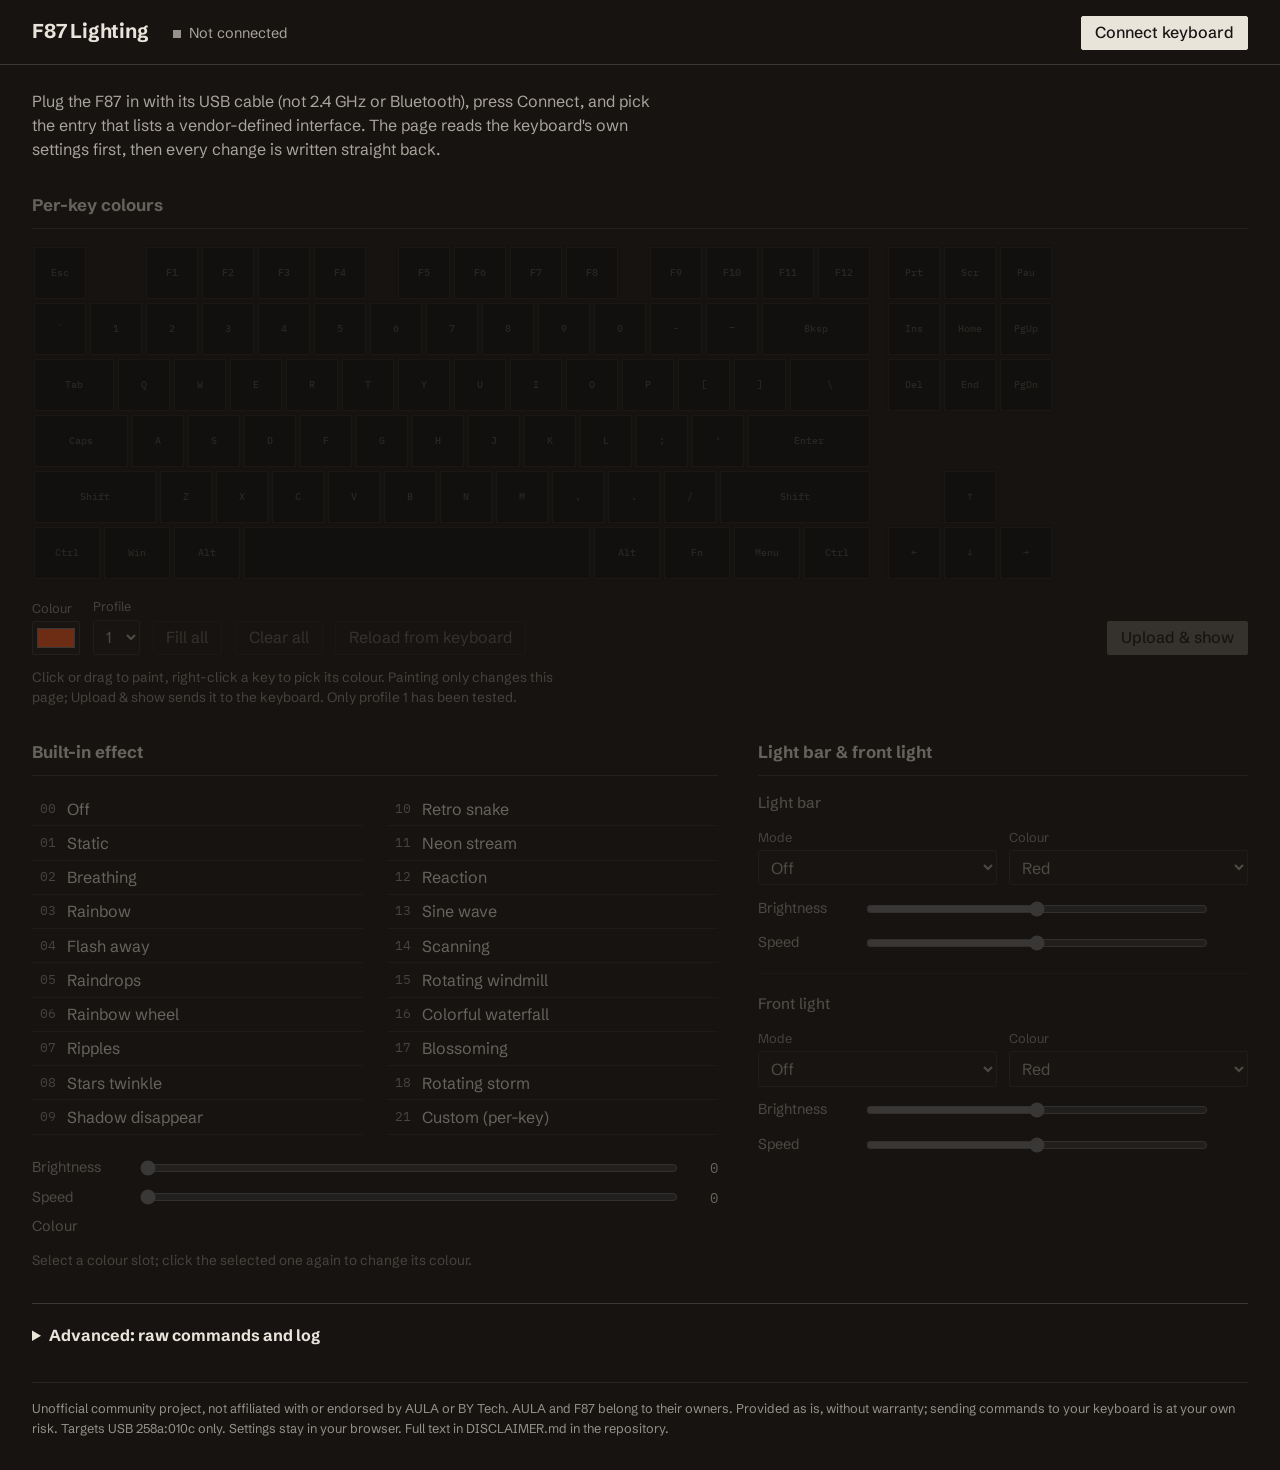
<file: index.html>
<!doctype html>
<html lang="en">
<head>
<meta charset="utf-8">
<meta name="viewport" content="width=device-width, initial-scale=1">
<meta name="color-scheme" content="dark">
<title>F87 Lighting</title>
<meta name="description" content="Control the lighting of an AULA F87 keyboard from the browser over WebHID.">
<link rel="preconnect" href="https://fonts.googleapis.com">
<link rel="preconnect" href="https://fonts.gstatic.com" crossorigin>
<link rel="stylesheet" href="https://fonts.googleapis.com/css2?family=IBM+Plex+Mono:wght@400;500&family=Schibsted+Grotesk:wght@400;500;700&display=swap">
<link rel="stylesheet" href="style.css">
<link rel="icon" href="data:image/svg+xml,%3Csvg xmlns='http://www.w3.org/2000/svg' viewBox='0 0 16 16'%3E%3Crect x='1' y='3' width='14' height='10' fill='%23ddd6c8'/%3E%3Crect x='3' y='5' width='3' height='3' fill='%23201e1b'/%3E%3Crect x='7' y='5' width='3' height='3' fill='%23201e1b'/%3E%3Crect x='4' y='9' width='8' height='2' fill='%23201e1b'/%3E%3C/svg%3E">
</head>
<body>

<header class="bar">
  <h1>F87 Lighting</h1>
  <p id="status" class="status" data-state="off" role="status" aria-live="polite">Not connected</p>
  <button id="connect" type="button" class="primary">Connect keyboard</button>
</header>

<p id="unsupported" class="notice" hidden>
  This browser has no WebHID, so it can't talk to the keyboard. Open this page in Chrome, Edge or Chromium
  on a desktop.
</p>

<main>
  <section id="intro" class="intro">
    <p>Plug the F87 in with its USB cable (not 2.4&nbsp;GHz or Bluetooth), press Connect, and pick the
    entry that lists a vendor-defined interface. The page reads the keyboard's own settings first, then every
    change is written straight back.</p>
  </section>

  <fieldset id="keys-section" class="stage" disabled>
    <legend>Per-key colours</legend>
    <div id="board" class="board" aria-label="Keyboard"></div>
    <div class="tools">
      <label class="field">Colour
        <input id="paint" type="color" value="#ff5a1f">
      </label>
      <label class="field">Profile
        <select id="profile">
          <option value="0">1</option><option value="1">2</option><option value="2">3</option>
          <option value="3">4</option><option value="4">5</option>
        </select>
      </label>
      <button id="fill" type="button">Fill all</button>
      <button id="clear" type="button">Clear all</button>
      <button id="reload" type="button">Reload from keyboard</button>
      <button id="upload" type="button" class="primary">Upload &amp; show</button>
    </div>
    <p class="hint">Click or drag to paint, right-click a key to pick its colour. Painting only changes this page;
    Upload &amp; show sends it to the keyboard. Only profile 1 has been tested.</p>
  </fieldset>

  <div class="cols">
    <fieldset id="effect-section" disabled>
      <legend>Built-in effect</legend>
      <ol id="effects" class="effects"></ol>

      <div class="param" id="p-brightness">
        <label for="brightness">Brightness</label>
        <input id="brightness" type="range" min="0" max="4" step="1" value="0">
        <output for="brightness">0</output>
      </div>
      <div class="param" id="p-speed">
        <label for="speed">Speed</label>
        <input id="speed" type="range" min="0" max="4" step="1" value="0">
        <output for="speed">0</output>
      </div>
      <div class="param" id="p-colour">
        <span class="lbl" id="colour-lbl">Colour</span>
        <div id="swatches" class="swatches" role="radiogroup" aria-labelledby="colour-lbl"></div>
        <input id="slot-picker" type="color" tabindex="-1" aria-hidden="true">
      </div>
      <p class="hint" id="colour-hint">Select a colour slot; click the selected one again to change its colour.</p>
    </fieldset>

    <fieldset id="zone-section" disabled>
      <legend>Light bar &amp; front light</legend>
      <div id="zones"></div>
    </fieldset>
  </div>

  <details class="advanced">
    <summary>Advanced: raw commands and log</summary>
    <fieldset id="raw-section" disabled>
      <p class="hint">Raw writes go straight to the keyboard. A wrong config or palette write can reset your settings.</p>
      <form id="raw-read" class="raw">
        <label class="field">Command <input name="cmd" value="04" size="4" spellcheck="false"></label>
        <label class="field">Arg <input name="arg" value="0" size="3" spellcheck="false"></label>
        <label class="field">Bytes <input name="size" value="128" size="5" inputmode="numeric"></label>
        <button type="submit">Raw read</button>
      </form>
      <form id="raw-write" class="raw">
        <label class="field">Command <input name="cmd" value="04" size="4" spellcheck="false"></label>
        <label class="field">Arg <input name="arg" value="0" size="3" spellcheck="false"></label>
        <label class="field grow">Payload (hex) <input name="data" spellcheck="false" placeholder="5a a5 …"></label>
        <button type="submit">Raw write</button>
      </form>
      <button id="dump" type="button">Dump config + palette</button>
    </fieldset>
    <div class="logbar"><span>Log</span><button id="clear-log" type="button" class="quiet">Clear log</button></div>
    <pre id="log" class="log" tabindex="0" aria-label="Log"></pre>
  </details>
</main>

<footer>
  <p>Unofficial community project, not affiliated with or endorsed by AULA or BY Tech. AULA and F87 belong to their owners.
  Provided as is, without warranty; sending commands to your keyboard is at your own risk. Targets USB 258a:010c only.
  Settings stay in your browser. Full text in DISCLAIMER.md in the repository.</p>
</footer>

<script type="module" src="js/app.js"></script>
</body>
</html>
</file>
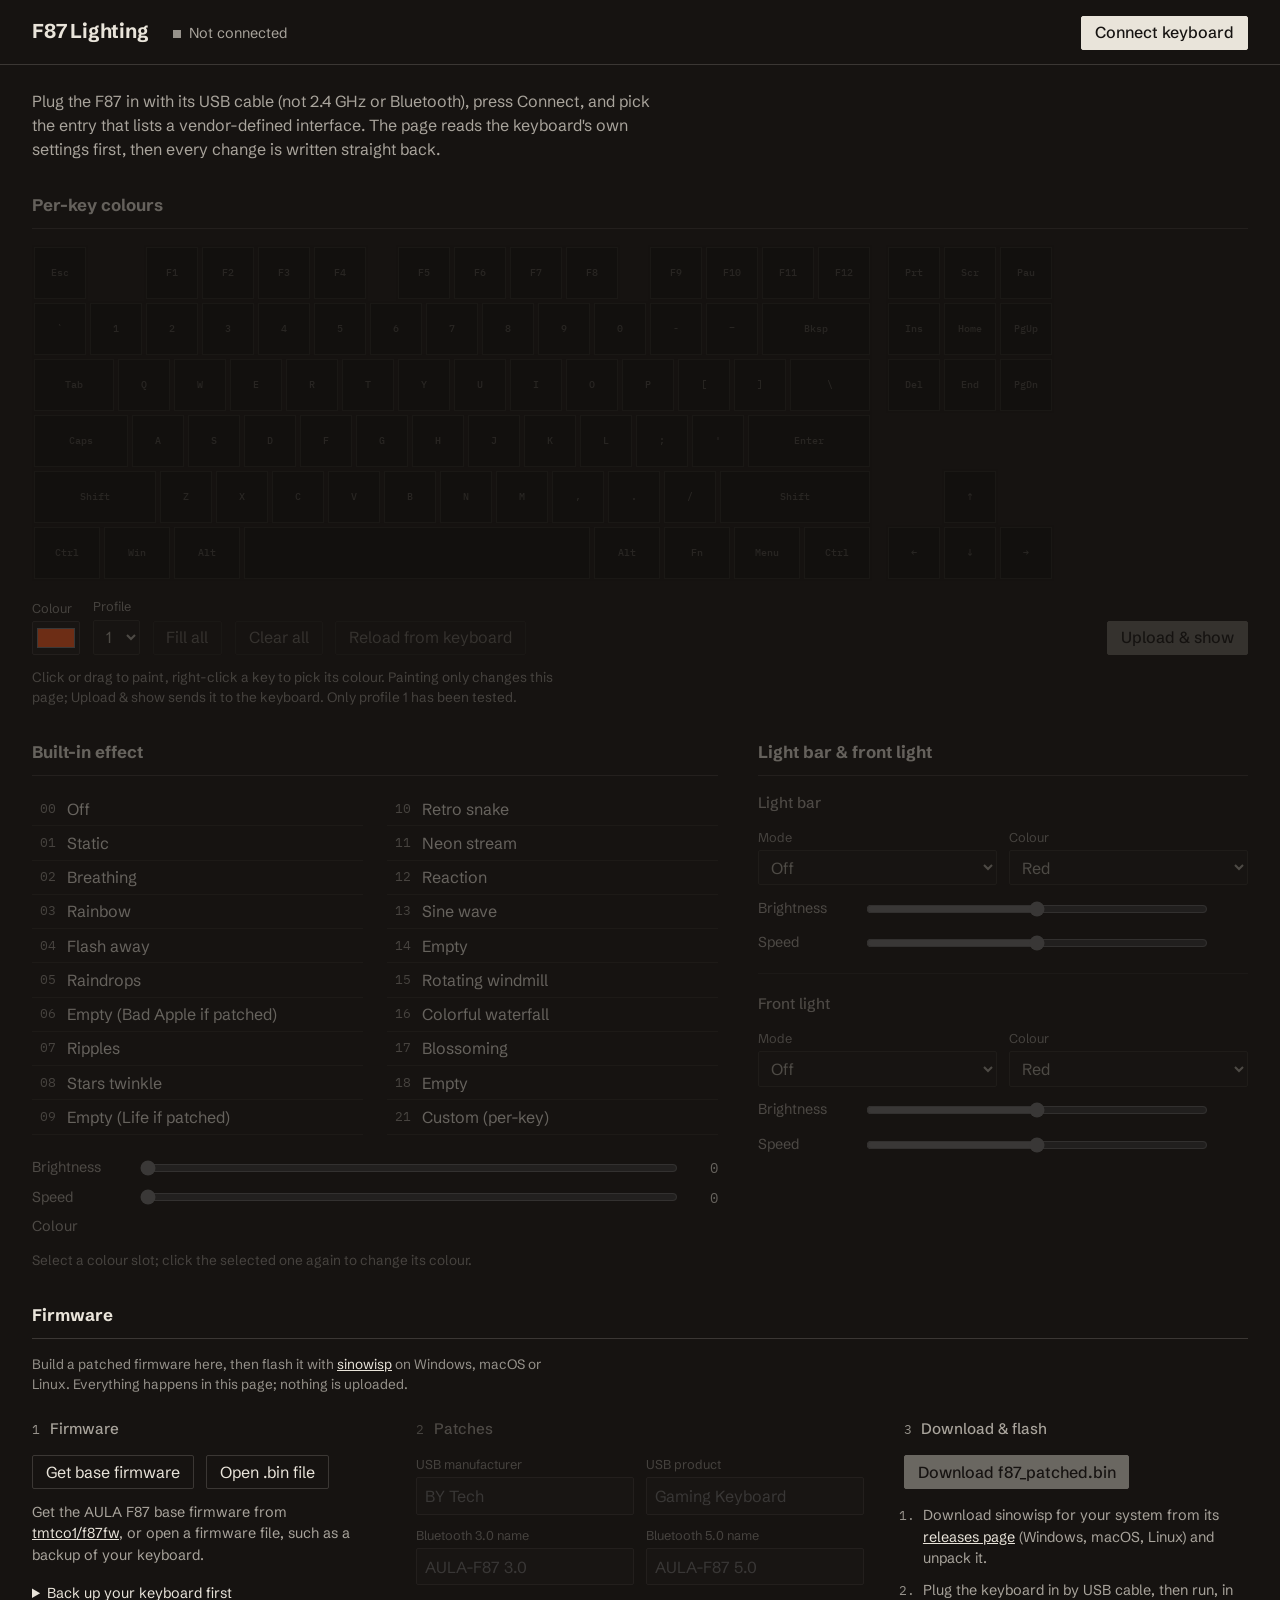
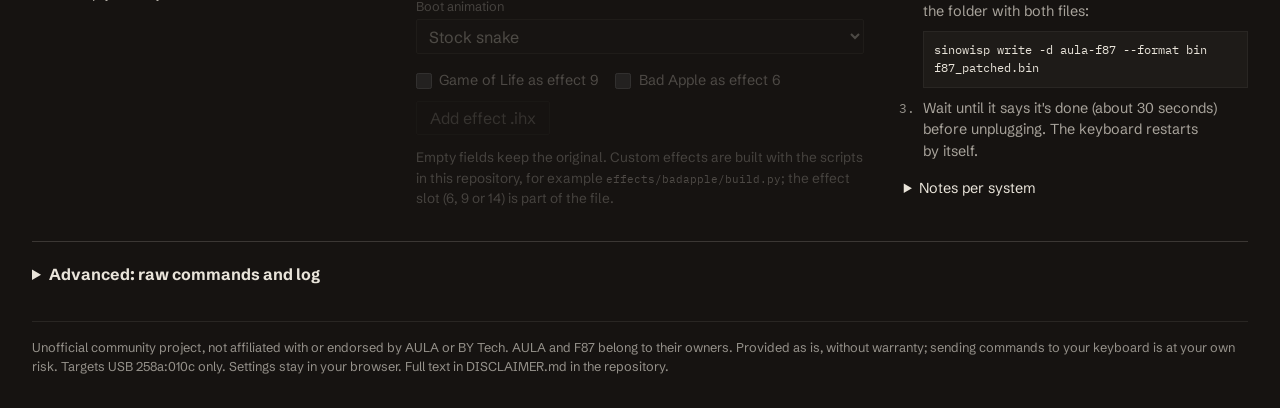
<file: web/index.html>
<!doctype html>
<html lang="en">
<head>
<meta charset="utf-8">
<meta name="viewport" content="width=device-width, initial-scale=1">
<meta name="color-scheme" content="dark">
<title>F87 Lighting</title>
<meta name="description" content="Control the lighting of an AULA F87 keyboard from the browser over WebHID.">
<link rel="preconnect" href="https://fonts.googleapis.com">
<link rel="preconnect" href="https://fonts.gstatic.com" crossorigin>
<link rel="stylesheet" href="https://fonts.googleapis.com/css2?family=IBM+Plex+Mono:wght@400;500&family=Schibsted+Grotesk:wght@400;500;700&display=swap">
<link rel="stylesheet" href="style.css">
<link rel="icon" href="data:image/svg+xml,%3Csvg xmlns='http://www.w3.org/2000/svg' viewBox='0 0 16 16'%3E%3Crect x='1' y='3' width='14' height='10' fill='%23ddd6c8'/%3E%3Crect x='3' y='5' width='3' height='3' fill='%23201e1b'/%3E%3Crect x='7' y='5' width='3' height='3' fill='%23201e1b'/%3E%3Crect x='4' y='9' width='8' height='2' fill='%23201e1b'/%3E%3C/svg%3E">
</head>
<body>

<header class="bar">
  <h1>F87 Lighting</h1>
  <p id="status" class="status" data-state="off" role="status" aria-live="polite">Not connected</p>
  <button id="connect" type="button" class="primary">Connect keyboard</button>
</header>

<p id="unsupported" class="notice" hidden>
  This browser has no WebHID, so it can't talk to the keyboard. Open this page in Chrome, Edge or Chromium
  on a desktop.
</p>

<main>
  <section id="intro" class="intro">
    <p>Plug the F87 in with its USB cable (not 2.4&nbsp;GHz or Bluetooth), press Connect, and pick the
    entry that lists a vendor-defined interface. The page reads the keyboard's own settings first, then every
    change is written straight back.</p>
  </section>

  <fieldset id="keys-section" class="stage" disabled>
    <legend>Per-key colours</legend>
    <div id="board" class="board" aria-label="Keyboard"></div>
    <div class="tools">
      <label class="field">Colour
        <input id="paint" type="color" value="#ff5a1f">
      </label>
      <label class="field">Profile
        <select id="profile">
          <option value="0">1</option><option value="1">2</option><option value="2">3</option>
          <option value="3">4</option><option value="4">5</option>
        </select>
      </label>
      <button id="fill" type="button">Fill all</button>
      <button id="clear" type="button">Clear all</button>
      <button id="reload" type="button">Reload from keyboard</button>
      <button id="upload" type="button" class="primary">Upload &amp; show</button>
    </div>
    <p class="hint">Click or drag to paint, right-click a key to pick its colour. Painting only changes this page;
    Upload &amp; show sends it to the keyboard. Only profile 1 has been tested.</p>
  </fieldset>

  <div class="cols">
    <fieldset id="effect-section" disabled>
      <legend>Built-in effect</legend>
      <ol id="effects" class="effects"></ol>

      <div class="param" id="p-brightness">
        <label for="brightness">Brightness</label>
        <input id="brightness" type="range" min="0" max="4" step="1" value="0">
        <output for="brightness">0</output>
      </div>
      <div class="param" id="p-speed">
        <label for="speed">Speed</label>
        <input id="speed" type="range" min="0" max="4" step="1" value="0">
        <output for="speed">0</output>
      </div>
      <div class="param" id="p-colour">
        <span class="lbl" id="colour-lbl">Colour</span>
        <div id="swatches" class="swatches" role="radiogroup" aria-labelledby="colour-lbl"></div>
        <input id="slot-picker" type="color" tabindex="-1" aria-hidden="true">
      </div>
      <p class="hint" id="colour-hint">Select a colour slot; click the selected one again to change its colour.</p>
    </fieldset>

    <fieldset id="zone-section" disabled>
      <legend>Light bar &amp; front light</legend>
      <div id="zones"></div>
    </fieldset>
  </div>

  <section id="fw-section" class="fw" aria-labelledby="fw-title">
    <h2 id="fw-title" class="fw-title">Firmware</h2>
    <p class="hint fw-lead">Build a patched firmware here, then flash it with <a href="https://github.com/karstx/sinowisp">sinowisp</a>
    on Windows, macOS or Linux. Everything happens in this page; nothing is uploaded.</p>

    <div class="fw-steps">
      <section class="fw-step">
        <h3><span class="n">1</span>Firmware</h3>
        <div class="tools">
          <button id="fw-get" type="button">Get base firmware</button>
          <label class="filebtn">Open .bin file<input id="fw-open" type="file" accept=".bin,application/octet-stream"></label>
        </div>
        <p id="fw-id" class="fw-id">Get the AULA F87 base firmware from
        <a href="https://github.com/tmtco1/f87fw">tmtco1/f87fw</a>, or open a firmware file, such as a backup of your keyboard.</p>
        <details class="fw-help">
          <summary>Back up your keyboard first</summary>
          <p>Read your keyboard's current firmware once and keep the file. Flashing it back restores everything,
          including your settings and key assignments:</p>
          <pre>sinowisp read -d aula-f87 --format bin f87_backup.bin</pre>
          <p>You can also open the backup here and patch it: your settings and key assignments are kept.</p>
        </details>
      </section>

      <fieldset id="fw-options" class="fw-step" disabled>
        <legend class="sr">Patches</legend>
        <h3 aria-hidden="true"><span class="n">2</span>Patches</h3>
        <div class="fw-grid">
          <label class="field">USB manufacturer <input id="fw-manufacturer" placeholder="BY Tech" maxlength="60" spellcheck="false"></label>
          <label class="field">USB product <input id="fw-product" placeholder="Gaming Keyboard" maxlength="60" spellcheck="false"></label>
          <label class="field">Bluetooth 3.0 name <input id="fw-bt3" placeholder="AULA-F87 3.0" maxlength="13" spellcheck="false"></label>
          <label class="field">Bluetooth 5.0 name <input id="fw-bt5" placeholder="AULA-F87 5.0" maxlength="13" spellcheck="false"></label>
          <label class="field wide">Boot animation
            <select id="fw-boot"><option value="">Stock snake</option><option value="off">Off</option></select>
          </label>
        </div>
        <div class="fw-fx">
          <label class="check"><input id="fw-life" type="checkbox"> Game of Life as effect 9</label>
          <label id="fw-badapple-row" class="check" hidden><input id="fw-badapple" type="checkbox"> Bad Apple as effect 6</label>
          <label class="filebtn">Add effect .ihx<input id="fw-fx" type="file" accept=".ihx,.hex" multiple></label>
          <ul id="fw-fx-list" class="fw-fx-list"></ul>
        </div>
        <p class="hint">Empty fields keep the original. Custom effects are built with the scripts in this repository, for
        example <code>effects/badapple/build.py</code>; the effect slot (6, 9 or 14) is part of the file.</p>
      </fieldset>

      <section class="fw-step">
        <h3><span class="n">3</span>Download &amp; flash</h3>
        <p id="fw-summary" class="fw-summary"></p>
        <div class="tools">
          <button id="fw-download" type="button" class="primary" disabled>Download f87_patched.bin</button>
        </div>
        <p id="fw-status" class="fw-status" role="status" aria-live="polite"></p>
        <ol class="fw-flash">
          <li>Download sinowisp for your system from its
          <a href="https://github.com/karstx/sinowisp/releases/latest">releases page</a> (Windows, macOS, Linux) and unpack it.</li>
          <li>Plug the keyboard in by USB cable, then run, in the folder with both files:
            <pre id="fw-cmd">sinowisp write -d aula-f87 --format bin f87_patched.bin</pre>
          </li>
          <li>Wait until it says it's done (about 30 seconds) before unplugging. The keyboard restarts by itself.</li>
        </ol>
        <details class="fw-help">
          <summary>Notes per system</summary>
          <p><b>Windows:</b> run <code>sinowisp.exe write …</code> in a terminal opened in that folder.</p>
          <p><b>macOS:</b> run <code>./sinowisp write …</code>. If macOS blocks the download, allow it under
          System Settings → Privacy &amp; Security.</p>
          <p><b>Linux:</b> run <code>./sinowisp write …</code>. Without root it needs access to both USB IDs, e.g. this udev rule:</p>
          <pre>SUBSYSTEMS=="usb|hidraw", ATTRS{idVendor}=="258a", MODE="0666", TAG+="uaccess"
SUBSYSTEMS=="usb", ATTRS{idVendor}=="0603", ATTRS{idProduct}=="1020", MODE="0666", TAG+="uaccess"</pre>
          <p><b>If flashing stops halfway:</b> the keyboard stays in its bootloader. Run the same command again, or flash
          your backup.</p>
        </details>
      </section>
    </div>
  </section>

  <details class="advanced">
    <summary>Advanced: raw commands and log</summary>
    <fieldset id="raw-section" disabled>
      <p class="hint">Raw writes go straight to the keyboard. A wrong config or palette write can reset your settings.</p>
      <form id="raw-read" class="raw">
        <label class="field">Command <input name="cmd" value="04" size="4" spellcheck="false"></label>
        <label class="field">Arg <input name="arg" value="0" size="3" spellcheck="false"></label>
        <label class="field">Bytes <input name="size" value="128" size="5" inputmode="numeric"></label>
        <button type="submit">Raw read</button>
      </form>
      <form id="raw-write" class="raw">
        <label class="field">Command <input name="cmd" value="04" size="4" spellcheck="false"></label>
        <label class="field">Arg <input name="arg" value="0" size="3" spellcheck="false"></label>
        <label class="field grow">Payload (hex) <input name="data" spellcheck="false" placeholder="5a a5 …"></label>
        <button type="submit">Raw write</button>
      </form>
      <button id="dump" type="button">Dump config + palette</button>
      <button id="factory-reset" type="button">Factory reset lighting</button>
      <p class="hint">Factory reset restores the lighting the keyboard shipped with: effects, colours, all 5
      per-key profiles, light bar and front light. Key assignments and macros are not changed; hold Fn+Esc for
      3 seconds on the keyboard to reset those too.</p>
    </fieldset>
    <div class="logbar"><span>Log</span><button id="clear-log" type="button" class="quiet">Clear log</button></div>
    <pre id="log" class="log" tabindex="0" aria-label="Log"></pre>
  </details>
</main>

<footer>
  <p>Unofficial community project, not affiliated with or endorsed by AULA or BY Tech. AULA and F87 belong to their owners.
  Provided as is, without warranty; sending commands to your keyboard is at your own risk. Targets USB 258a:010c only.
  Settings stay in your browser. Full text in DISCLAIMER.md in the repository.</p>
</footer>

<script type="module" src="js/app.js"></script>
</body>
</html>
</file>
<file: style.css>
:root {
  --bg: oklch(0.19 0.006 70);
  --bg-2: oklch(0.225 0.007 70);
  --line: oklch(0.34 0.008 70);
  --line-soft: oklch(0.27 0.007 70);
  --ink: oklch(0.92 0.014 80);
  --ink-2: oklch(0.72 0.012 80);
  --ink-3: oklch(0.66 0.011 80);
  --ok: oklch(0.78 0.12 150);
  --bad: oklch(0.72 0.15 35);
  --busy: oklch(0.82 0.1 85);
  --sans: "Schibsted Grotesk", system-ui, sans-serif;
  --mono: "IBM Plex Mono", ui-monospace, monospace;
  --u: min(3.5rem, calc((100vw - 2rem) / 18.9));
  color-scheme: dark;
}
* { box-sizing: border-box; }
html { background: var(--bg); }
body {
  margin: 0;
  background: var(--bg);
  color: var(--ink);
  font: 400 1rem/1.5 var(--sans);
  -webkit-font-smoothing: antialiased;
  scrollbar-color: var(--line) var(--bg);
}
::selection { background: var(--ink); color: var(--bg); }
:focus-visible { outline: 2px solid var(--ink); outline-offset: 2px; }
[hidden] { display: none !important; }

/* top bar */
.bar {
  display: flex; align-items: baseline; gap: 1.5rem;
  padding: 1rem max(1rem, calc((100% - 78rem) / 2 + 1rem)) 0.9rem; border-bottom: 1px solid var(--line);
}
.bar h1 { margin: 0; font-size: 1.25rem; font-weight: 700; letter-spacing: -0.01em; }
.status { margin: 0 auto 0 0; color: var(--ink-2); font-size: 0.9rem; display: flex; align-items: center; gap: 0.5rem; min-width: 0; }
.status::before { content: ""; flex: none; width: 0.55rem; height: 0.55rem; background: var(--ink-3); }
.status[data-state="ok"]::before { background: var(--ok); }
.status[data-state="busy"]::before { background: var(--busy); }
.status[data-state="error"]::before { background: var(--bad); }
.status[data-state="error"] { color: var(--ink); }

main, footer { max-width: 78rem; margin: 0 auto; padding: 0 1rem; }
main { padding-top: 1.5rem; padding-bottom: 2rem; display: grid; gap: 2rem; }
.notice { max-width: 76rem; width: calc(100% - 2rem); margin: 1rem auto 0; padding: 0.75rem 1rem; border: 1px solid var(--bad); color: var(--ink); }
.intro p { margin: 0; max-width: 62ch; color: var(--ink-2); text-wrap: pretty; }

/* controls */
button, select, input[type="text"], input:not([type]), input[type="number"] {
  font: inherit; color: var(--ink);
}
button {
  background: transparent; border: 1px solid var(--line); border-radius: 2px;
  padding: 0.4rem 0.8rem; cursor: pointer; line-height: 1.2;
}
button:hover:not(:disabled) { border-color: var(--ink-2); background: var(--bg-2); }
button:active:not(:disabled) { background: var(--line-soft); }
button.primary { background: var(--ink); color: var(--bg); border-color: var(--ink); font-weight: 500; }
button.primary:hover:not(:disabled) { background: oklch(0.99 0.01 80); border-color: oklch(0.99 0.01 80); }
button.quiet { border-color: transparent; color: var(--ink-3); }
button:disabled { opacity: 0.4; cursor: not-allowed; }
select, form input, .field input:not([type="color"]) {
  background: var(--bg-2); border: 1px solid var(--line); border-radius: 2px; padding: 0.35rem 0.5rem;
}
input[type="color"] {
  width: 3rem; height: 2.1rem; padding: 2px; background: var(--bg-2); border: 1px solid var(--line); border-radius: 2px; cursor: pointer;
}
input[type="range"] { accent-color: var(--ink); width: 100%; }
fieldset { margin: 0; padding: 0; border: 0; min-width: 0; }
fieldset:disabled { opacity: 0.38; }
fieldset:disabled * { cursor: not-allowed; }
legend {
  float: left; width: 100%; padding: 0 0 0.6rem; margin: 0 0 1rem;
  border-bottom: 1px solid var(--line); font-weight: 700; font-size: 1.05rem;
}
legend + * { clear: both; }
.field { display: inline-flex; flex-direction: column; gap: 0.2rem; font-size: 0.8rem; color: var(--ink-3); }
.field select, .field input { font-size: 1rem; color: var(--ink); }
.field.grow { flex: 1; min-width: 12rem; }
.hint { color: var(--ink-3); font-size: 0.85rem; max-width: 66ch; margin: 0.8rem 0 0; text-wrap: pretty; }

/* keyboard */
.board { user-select: none; touch-action: none; overflow: hidden; }
.row { display: flex; }
.gap { flex: none; width: calc(var(--w) * var(--u)); }
.key {
  flex: none; width: calc(var(--w) * var(--u)); height: var(--u);
  padding: 0; border: 2px solid var(--bg); border-radius: 0; background-clip: padding-box;
  background-color: var(--k, #000); box-shadow: inset 0 0 0 1px var(--line);
  font: 500 0.62rem/1 var(--mono); color: var(--ink-3); overflow: hidden; touch-action: none;
}
.key.lit { color: oklch(0.97 0 0); box-shadow: none; text-shadow: 0 1px 1px rgb(0 0 0 / 0.5); }
.key.lit.light { color: oklch(0.2 0 0); text-shadow: none; }
.key:hover:not(:disabled) { border-color: var(--bg); background-color: var(--k, #000); box-shadow: inset 0 0 0 2px var(--ink-2); }
.tools { display: flex; flex-wrap: wrap; align-items: flex-end; gap: 0.6rem 0.8rem; margin-top: 1rem; }
.tools .primary { margin-left: auto; }

/* two-column area */
.cols { display: grid; grid-template-columns: minmax(0, 1.4fr) minmax(0, 1fr); gap: 2.5rem; align-items: start; }

.effects { list-style: none; margin: 0 0 1.4rem; padding: 0; columns: 2; column-gap: 1.5rem; }
.effects li { break-inside: avoid; }
.effects input { position: absolute; opacity: 0; pointer-events: none; }
.effects label {
  display: flex; gap: 0.7rem; padding: 0.28rem 0.5rem; cursor: pointer; border-bottom: 1px solid var(--line-soft);
}
.effects .n { font: 400 0.8rem/1.9 var(--mono); color: var(--ink-3); font-variant-numeric: tabular-nums; }
.effects label:hover { background: var(--bg-2); }
.effects input:checked + label { background: var(--ink); color: var(--bg); }
.effects input:checked + label .n { color: var(--bg); }
.effects input:focus-visible + label { outline: 2px solid var(--ink); outline-offset: 1px; }

.param { display: grid; grid-template-columns: 6rem 1fr 2rem; align-items: center; gap: 0.6rem; margin: 0.5rem 0; }
.param label, .param .lbl { color: var(--ink-2); font-size: 0.9rem; }
.param output { font: 400 0.9rem var(--mono); text-align: right; font-variant-numeric: tabular-nums; }
#p-colour { grid-template-columns: 6rem 1fr; align-items: start; }
.swatches { display: flex; flex-wrap: wrap; gap: 0.4rem; }
.swatches button { display: grid; gap: 0.25rem; padding: 0.25rem; width: 3.6rem; border-color: var(--line-soft); }
.swatches i { display: block; height: 1.6rem; background: var(--c); }
.swatches .multi i { background: repeating-linear-gradient(90deg, #e33 0 14%, #ec3 14% 28%, #3c5 28% 42%, #3cd 42% 56%, #36e 56% 70%, #b3e 70% 84%, #e3a 84% 100%); }
.swatches span { font: 400 0.65rem/1 var(--mono); color: var(--ink-3); text-align: center; }
.swatches button[aria-checked="true"] { border-color: var(--ink); box-shadow: inset 0 0 0 1px var(--ink); }
.swatches button[aria-checked="true"] span { color: var(--ink); }
#slot-picker { position: absolute; width: 0; height: 0; opacity: 0; pointer-events: none; }

.zone { padding: 0 0 1.2rem; margin-bottom: 1.2rem; border-bottom: 1px solid var(--line-soft); display: grid; grid-template-columns: 1fr 1fr; gap: 0.8rem; }
.zone:last-child { border-bottom: 0; margin-bottom: 0; }
.zone h3 { grid-column: 1 / -1; margin: 0; font-size: 0.95rem; font-weight: 500; color: var(--ink-2); }
.zone .param { grid-column: 1 / -1; margin: 0; }
.zone select { width: 100%; }

/* advanced */
.advanced { border-top: 1px solid var(--line); padding-top: 1rem; }
.advanced summary { cursor: pointer; font-weight: 700; padding: 0.2rem 0; }
.advanced summary:hover { color: var(--ink-2); }
.raw { display: flex; flex-wrap: wrap; align-items: flex-end; gap: 0.6rem; margin: 1rem 0; }
.raw input { font-family: var(--mono); font-size: 0.9rem; }
.logbar { display: flex; justify-content: space-between; align-items: center; margin-top: 1.2rem; color: var(--ink-3); font-size: 0.85rem; }
.log {
  margin: 0.4rem 0 0; padding: 0.8rem; min-height: 8rem; max-height: 22rem; overflow: auto;
  background: var(--bg-2); border: 1px solid var(--line-soft); font: 400 0.8rem/1.5 var(--mono); color: var(--ink-2);
  white-space: pre-wrap; word-break: break-all; font-variant-numeric: tabular-nums;
}
footer { padding-bottom: 2rem; color: var(--ink-3); font-size: 0.8rem; }
footer p { margin: 0; padding-top: 1rem; border-top: 1px solid var(--line-soft); }

@media (max-width: 860px) {
  .cols { grid-template-columns: 1fr; gap: 2rem; }
  .bar { flex-wrap: wrap; gap: 0.5rem 1rem; }
  .status { flex: 1 1 100%; order: 3; }
  .bar button { margin-left: auto; }
}
@media (max-width: 640px) {
  .key { font-size: 0; }
  .effects { columns: 1; }
  .tools .primary { margin-left: 0; }
  .param, #p-colour { grid-template-columns: 5rem 1fr 1.6rem; }
  #p-colour { grid-template-columns: 1fr; }
}
@media (prefers-reduced-motion: no-preference) {
  button, .effects label, .key { transition: background-color 0.12s cubic-bezier(0.16, 1, 0.3, 1), border-color 0.12s; }
}
</file>
<file: web/style.css>
:root {
  --bg: oklch(0.19 0.006 70);
  --bg-2: oklch(0.225 0.007 70);
  --line: oklch(0.34 0.008 70);
  --line-soft: oklch(0.27 0.007 70);
  --ink: oklch(0.92 0.014 80);
  --ink-2: oklch(0.72 0.012 80);
  --ink-3: oklch(0.66 0.011 80);
  --ok: oklch(0.78 0.12 150);
  --bad: oklch(0.72 0.15 35);
  --busy: oklch(0.82 0.1 85);
  --sans: "Schibsted Grotesk", system-ui, sans-serif;
  --mono: "IBM Plex Mono", ui-monospace, monospace;
  --u: min(3.5rem, calc((100vw - 2rem) / 18.9));
  color-scheme: dark;
}
* { box-sizing: border-box; }
html { background: var(--bg); }
body {
  margin: 0;
  background: var(--bg);
  color: var(--ink);
  font: 400 1rem/1.5 var(--sans);
  -webkit-font-smoothing: antialiased;
  scrollbar-color: var(--line) var(--bg);
}
::selection { background: var(--ink); color: var(--bg); }
:focus-visible { outline: 2px solid var(--ink); outline-offset: 2px; }
[hidden] { display: none !important; }

/* top bar */
.bar {
  display: flex; align-items: baseline; gap: 1.5rem;
  padding: 1rem max(1rem, calc((100% - 78rem) / 2 + 1rem)) 0.9rem; border-bottom: 1px solid var(--line);
}
.bar h1 { margin: 0; font-size: 1.25rem; font-weight: 700; letter-spacing: -0.01em; }
.status { margin: 0 auto 0 0; color: var(--ink-2); font-size: 0.9rem; display: flex; align-items: center; gap: 0.5rem; min-width: 0; }
.status::before { content: ""; flex: none; width: 0.55rem; height: 0.55rem; background: var(--ink-3); }
.status[data-state="ok"]::before { background: var(--ok); }
.status[data-state="busy"]::before { background: var(--busy); }
.status[data-state="error"]::before { background: var(--bad); }
.status[data-state="error"] { color: var(--ink); }

main, footer { max-width: 78rem; margin: 0 auto; padding: 0 1rem; }
main { padding-top: 1.5rem; padding-bottom: 2rem; display: grid; gap: 2rem; }
.notice { max-width: 76rem; width: calc(100% - 2rem); margin: 1rem auto 0; padding: 0.75rem 1rem; border: 1px solid var(--bad); color: var(--ink); }
.intro p { margin: 0; max-width: 62ch; color: var(--ink-2); text-wrap: pretty; }

/* controls */
button, select, input[type="text"], input:not([type]), input[type="number"] {
  font: inherit; color: var(--ink);
}
button {
  background: transparent; border: 1px solid var(--line); border-radius: 2px;
  padding: 0.4rem 0.8rem; cursor: pointer; line-height: 1.2;
}
button:hover:not(:disabled) { border-color: var(--ink-2); background: var(--bg-2); }
button:active:not(:disabled) { background: var(--line-soft); }
button.primary { background: var(--ink); color: var(--bg); border-color: var(--ink); font-weight: 500; }
button.primary:hover:not(:disabled) { background: oklch(0.99 0.01 80); border-color: oklch(0.99 0.01 80); }
button.quiet { border-color: transparent; color: var(--ink-3); }
button:disabled { opacity: 0.4; cursor: not-allowed; }
select, form input, .field input:not([type="color"]) {
  background: var(--bg-2); border: 1px solid var(--line); border-radius: 2px; padding: 0.35rem 0.5rem;
}
input[type="color"] {
  width: 3rem; height: 2.1rem; padding: 2px; background: var(--bg-2); border: 1px solid var(--line); border-radius: 2px; cursor: pointer;
}
input[type="range"] { accent-color: var(--ink); width: 100%; }
fieldset { margin: 0; padding: 0; border: 0; min-width: 0; }
fieldset:disabled { opacity: 0.38; }
fieldset:disabled * { cursor: not-allowed; }
legend {
  float: left; width: 100%; padding: 0 0 0.6rem; margin: 0 0 1rem;
  border-bottom: 1px solid var(--line); font-weight: 700; font-size: 1.05rem;
}
legend + * { clear: both; }
.field { display: inline-flex; flex-direction: column; gap: 0.2rem; font-size: 0.8rem; color: var(--ink-3); }
.field select, .field input { font-size: 1rem; color: var(--ink); }
.field.grow { flex: 1; min-width: 12rem; }
.hint { color: var(--ink-3); font-size: 0.85rem; max-width: 66ch; margin: 0.8rem 0 0; text-wrap: pretty; }

/* keyboard */
.board { user-select: none; touch-action: none; overflow: hidden; }
.row { display: flex; }
.gap { flex: none; width: calc(var(--w) * var(--u)); }
.key {
  flex: none; width: calc(var(--w) * var(--u)); height: var(--u);
  padding: 0; border: 2px solid var(--bg); border-radius: 0; background-clip: padding-box;
  background-color: var(--k, #000); box-shadow: inset 0 0 0 1px var(--line);
  font: 500 0.62rem/1 var(--mono); color: var(--ink-3); overflow: hidden; touch-action: none;
}
.key.lit { color: oklch(0.97 0 0); box-shadow: none; text-shadow: 0 1px 1px rgb(0 0 0 / 0.5); }
.key.lit.light { color: oklch(0.2 0 0); text-shadow: none; }
.key:hover:not(:disabled) { border-color: var(--bg); background-color: var(--k, #000); box-shadow: inset 0 0 0 2px var(--ink-2); }
.tools { display: flex; flex-wrap: wrap; align-items: flex-end; gap: 0.6rem 0.8rem; margin-top: 1rem; }
.tools .primary { margin-left: auto; }

/* two-column area */
.cols { display: grid; grid-template-columns: minmax(0, 1.4fr) minmax(0, 1fr); gap: 2.5rem; align-items: start; }

.effects { list-style: none; margin: 0 0 1.4rem; padding: 0; columns: 2; column-gap: 1.5rem; }
.effects li { break-inside: avoid; }
.effects input { position: absolute; opacity: 0; pointer-events: none; }
.effects label {
  display: flex; gap: 0.7rem; padding: 0.28rem 0.5rem; cursor: pointer; border-bottom: 1px solid var(--line-soft);
}
.effects .n { font: 400 0.8rem/1.9 var(--mono); color: var(--ink-3); font-variant-numeric: tabular-nums; }
.effects label:hover { background: var(--bg-2); }
.effects input:checked + label { background: var(--ink); color: var(--bg); }
.effects input:checked + label .n { color: var(--bg); }
.effects input:focus-visible + label { outline: 2px solid var(--ink); outline-offset: 1px; }

.param { display: grid; grid-template-columns: 6rem 1fr 2rem; align-items: center; gap: 0.6rem; margin: 0.5rem 0; }
.param label, .param .lbl { color: var(--ink-2); font-size: 0.9rem; }
.param output { font: 400 0.9rem var(--mono); text-align: right; font-variant-numeric: tabular-nums; }
#p-colour { grid-template-columns: 6rem 1fr; align-items: start; }
.swatches { display: flex; flex-wrap: wrap; gap: 0.4rem; }
.swatches button { display: grid; gap: 0.25rem; padding: 0.25rem; width: 3.6rem; border-color: var(--line-soft); }
.swatches i { display: block; height: 1.6rem; background: var(--c); }
.swatches .multi i { background: repeating-linear-gradient(90deg, #e33 0 14%, #ec3 14% 28%, #3c5 28% 42%, #3cd 42% 56%, #36e 56% 70%, #b3e 70% 84%, #e3a 84% 100%); }
.swatches span { font: 400 0.65rem/1 var(--mono); color: var(--ink-3); text-align: center; }
.swatches button[aria-checked="true"] { border-color: var(--ink); box-shadow: inset 0 0 0 1px var(--ink); }
.swatches button[aria-checked="true"] span { color: var(--ink); }
#slot-picker { position: absolute; width: 0; height: 0; opacity: 0; pointer-events: none; }

.zone { padding: 0 0 1.2rem; margin-bottom: 1.2rem; border-bottom: 1px solid var(--line-soft); display: grid; grid-template-columns: 1fr 1fr; gap: 0.8rem; }
.zone:last-child { border-bottom: 0; margin-bottom: 0; }
.zone h2 { grid-column: 1 / -1; margin: 0; font-size: 0.95rem; font-weight: 500; color: var(--ink-2); }
.zone .param { grid-column: 1 / -1; margin: 0; }
.zone select { width: 100%; }

/* advanced */
.advanced { border-top: 1px solid var(--line); padding-top: 1rem; }
.advanced summary { cursor: pointer; font-weight: 700; padding: 0.2rem 0; }
.advanced summary:hover { color: var(--ink-2); }
.raw { display: flex; flex-wrap: wrap; align-items: flex-end; gap: 0.6rem; margin: 1rem 0; }
.raw input { font-family: var(--mono); font-size: 0.9rem; }
.logbar { display: flex; justify-content: space-between; align-items: center; margin-top: 1.2rem; color: var(--ink-3); font-size: 0.85rem; }
.log {
  margin: 0.4rem 0 0; padding: 0.8rem; min-height: 8rem; max-height: 22rem; overflow: auto;
  background: var(--bg-2); border: 1px solid var(--line-soft); font: 400 0.8rem/1.5 var(--mono); color: var(--ink-2);
  white-space: pre-wrap; word-break: break-all; font-variant-numeric: tabular-nums;
}
footer { padding-bottom: 2rem; color: var(--ink-3); font-size: 0.8rem; }
footer p { margin: 0; padding-top: 1rem; border-top: 1px solid var(--line-soft); }

/* firmware */
.fw-lead { margin: 0 0 1.4rem; }
.fw-steps { display: grid; grid-template-columns: minmax(0, 1fr) minmax(0, 1.3fr) minmax(0, 1fr); gap: 2.5rem; align-items: start; }
.fw-step { min-width: 0; }
.fw-step h3 { display: flex; align-items: baseline; gap: 0.6rem; margin: 0 0 0.9rem; font-size: 0.95rem; font-weight: 500; color: var(--ink-2); }
.fw-step h3 .n { font: 400 0.8rem var(--mono); color: var(--ink-3); }
.fw-step .tools { margin-top: 0; }
.fw-step .tools .primary { margin-left: 0; }
.fw-id, .fw-summary, .fw-status { margin: 0.8rem 0 0; font-size: 0.9rem; color: var(--ink-2); max-width: 60ch; text-wrap: pretty; }
.fw-id[data-kind="unknown"], .fw-summary[data-kind="error"], .fw-status[data-kind="error"] { color: var(--ink); border-left: 2px solid var(--bad); padding-left: 0.6rem; }
.fw-id[data-kind="stock"], .fw-id[data-kind="patched"], .fw-status[data-kind="ok"] { border-left: 2px solid var(--ok); padding-left: 0.6rem; }
.fw-status[data-kind="busy"] { border-left: 2px solid var(--busy); padding-left: 0.6rem; }
.fw-summary { margin: 0 0 0.8rem; }
.fw-summary:empty, .fw-status:empty { display: none; }
.fw-grid { display: grid; grid-template-columns: 1fr 1fr; gap: 0.7rem 0.8rem; }
.fw-grid .field input, .fw-grid .field select { width: 100%; }
.fw-grid .wide { grid-column: 1 / -1; }
.fw-fx { display: flex; flex-wrap: wrap; align-items: center; gap: 0.6rem 1rem; margin-top: 1rem; }
.fw-fx-list { flex-basis: 100%; list-style: none; margin: 0; padding: 0; font: 400 0.85rem var(--mono); color: var(--ink-2); }
.fw-fx-list:empty { display: none; }
.fw-fx-list button { padding: 0.15rem 0.4rem; font: inherit; }
.check { display: inline-flex; align-items: center; gap: 0.45rem; font-size: 0.9rem; color: var(--ink-2); cursor: pointer; }
.check input { accent-color: var(--ink); width: 1rem; height: 1rem; margin: 0; }
.filebtn {
  position: relative; display: inline-block; border: 1px solid var(--line); border-radius: 2px;
  padding: 0.4rem 0.8rem; line-height: 1.2; cursor: pointer; color: var(--ink);
}
.filebtn:hover { border-color: var(--ink-2); background: var(--bg-2); }
.filebtn:focus-within { outline: 2px solid var(--ink); outline-offset: 2px; }
.filebtn input { position: absolute; inset: 0; opacity: 0; cursor: pointer; width: 100%; }
fieldset:disabled .filebtn { opacity: 0.4; }
.fw-note { margin-top: 1rem; padding: 0.7rem 0.9rem; border-left: 2px solid var(--busy); background: var(--bg-2); font-size: 0.85rem; color: var(--ink-2); }
.fw-note p { margin: 0 0 0.6rem; text-wrap: pretty; }
.fw-note p:last-child { margin-bottom: 0; }
.fw-note pre { margin: 0 0 0.6rem; overflow-x: auto; }
.fw-note a { color: var(--ink); }
.fw code, .hint code { font: 400 0.8em var(--mono); color: var(--ink-2); word-break: break-all; }
.fw-title { margin: 0 0 1rem; padding: 0 0 0.6rem; border-bottom: 1px solid var(--line); font-size: 1.05rem; font-weight: 700; }
.fw a { color: var(--ink); }
.fw pre {
  margin: 0.5rem 0; padding: 0.6rem; background: var(--bg-2); border: 1px solid var(--line-soft);
  font: 400 0.75rem/1.5 var(--mono); color: var(--ink); white-space: pre-wrap; overflow-wrap: anywhere;
}
.fw-help { margin-top: 1rem; font-size: 0.85rem; color: var(--ink-2); }
.fw-help summary { cursor: pointer; color: var(--ink); font-size: 0.9rem; }
.fw-help summary:hover { color: var(--ink-2); }
.fw-help p { margin: 0.6rem 0 0; max-width: 60ch; text-wrap: pretty; }
.fw-help b { color: var(--ink); font-weight: 500; }
.fw-flash { margin: 1rem 0 0; padding-left: 1.2rem; font-size: 0.9rem; color: var(--ink-2); }
.fw-flash li { margin-bottom: 0.6rem; max-width: 60ch; text-wrap: pretty; }
.fw-flash li::marker { font: 400 0.8rem var(--mono); color: var(--ink-3); }
.sr { position: absolute; width: 1px; height: 1px; overflow: hidden; clip: rect(0 0 0 0); white-space: nowrap; }
fieldset.fw-step > legend.sr { float: none; border: 0; padding: 0; margin: 0; }

@media (max-width: 860px) {
  .cols { grid-template-columns: 1fr; gap: 2rem; }
  .fw-steps { grid-template-columns: 1fr; gap: 2rem; }
  .bar { flex-wrap: wrap; gap: 0.5rem 1rem; }
  .status { flex: 1 1 100%; order: 3; }
  .bar button { margin-left: auto; }
}
@media (max-width: 640px) {
  .fw-grid { grid-template-columns: 1fr; }
  .key { font-size: 0; }
  .effects { columns: 1; }
  .tools .primary { margin-left: 0; }
  .param, #p-colour { grid-template-columns: 5rem 1fr 1.6rem; }
  #p-colour { grid-template-columns: 1fr; }
}
@media (prefers-reduced-motion: no-preference) {
  button, .effects label, .key { transition: background-color 0.12s cubic-bezier(0.16, 1, 0.3, 1), border-color 0.12s; }
}
</file>
